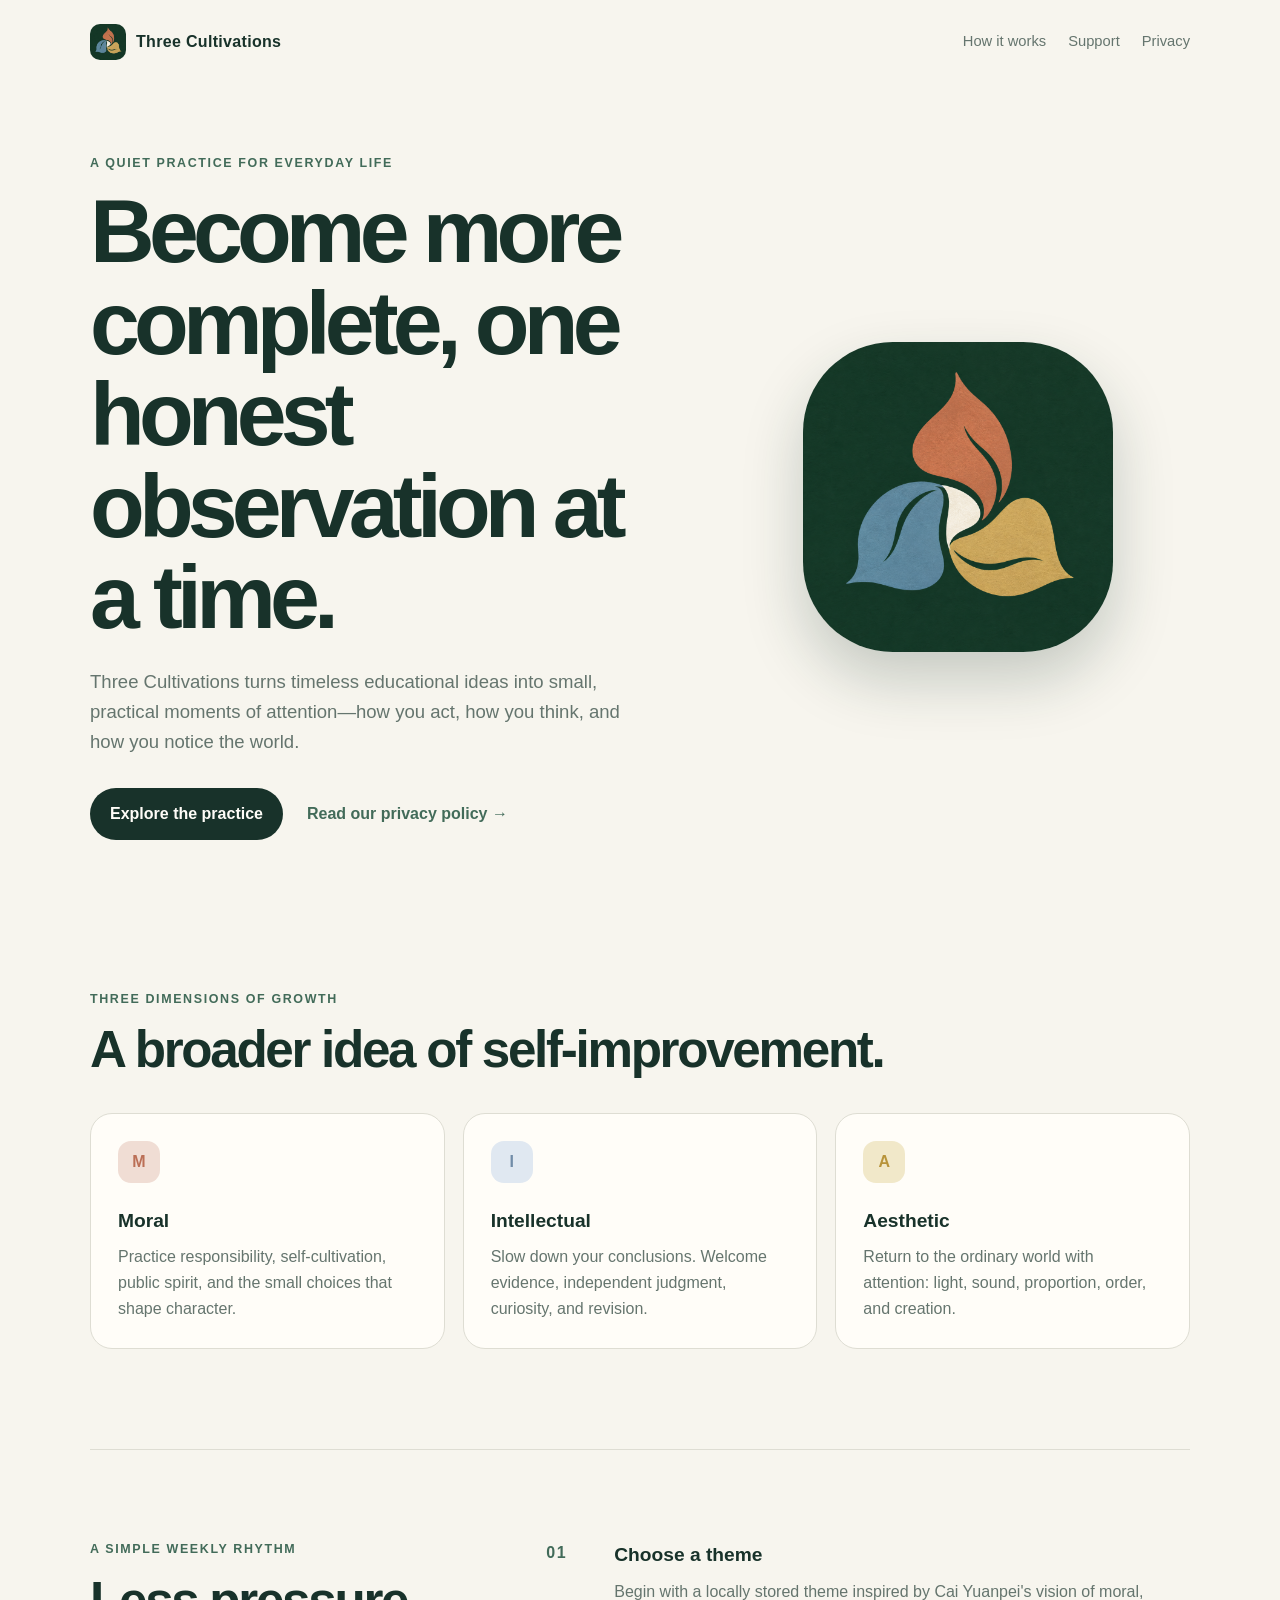
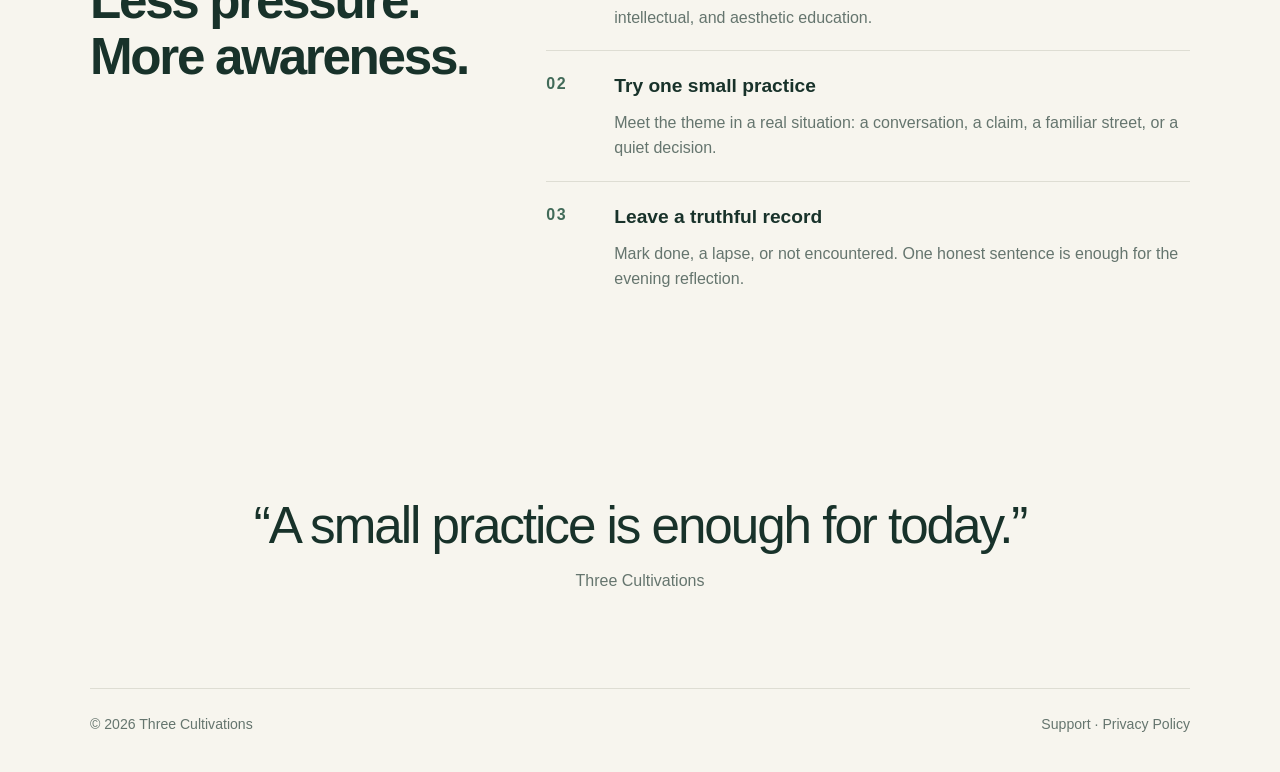
<file: index.html>
<!doctype html>
<html lang="en">
<head>
  <meta charset="utf-8">
  <meta name="viewport" content="width=device-width, initial-scale=1">
  <meta name="description" content="Three Cultivations is a quiet daily practice for moral character, intellectual clarity, and aesthetic attention.">
  <title>Three Cultivations — A daily practice for a complete life</title>
  <link rel="stylesheet" href="styles.css">
</head>
<body>
  <header class="site-header">
    <a class="brand" href="index.html"><img src="app-icon.png" alt="Three Cultivations icon"><span>Three Cultivations</span></a>
    <nav aria-label="Primary navigation"><a href="#how-it-works">How it works</a><a href="support.html">Support</a><a href="privacy.html">Privacy</a></nav>
  </header>

  <main>
    <section class="hero wrap">
      <div class="hero-copy">
        <p class="eyebrow">A quiet practice for everyday life</p>
        <h1>Become more complete, one honest observation at a time.</h1>
        <p class="lede">Three Cultivations turns timeless educational ideas into small, practical moments of attention—how you act, how you think, and how you notice the world.</p>
        <div class="hero-actions"><a class="button" href="#how-it-works">Explore the practice</a><a class="text-link" href="privacy.html">Read our privacy policy →</a></div>
      </div>
      <div class="hero-icon"><img src="app-icon.png" alt="Three Cultivations app icon"></div>
    </section>

    <section class="pillars wrap" aria-labelledby="pillars-title">
      <p class="eyebrow">Three dimensions of growth</p>
      <h2 id="pillars-title">A broader idea of self-improvement.</h2>
      <div class="pillar-grid">
        <article class="pillar moral"><span class="pillar-mark">M</span><h3>Moral</h3><p>Practice responsibility, self-cultivation, public spirit, and the small choices that shape character.</p></article>
        <article class="pillar intellectual"><span class="pillar-mark">I</span><h3>Intellectual</h3><p>Slow down your conclusions. Welcome evidence, independent judgment, curiosity, and revision.</p></article>
        <article class="pillar aesthetic"><span class="pillar-mark">A</span><h3>Aesthetic</h3><p>Return to the ordinary world with attention: light, sound, proportion, order, and creation.</p></article>
      </div>
    </section>

    <section id="how-it-works" class="how wrap">
      <div><p class="eyebrow">A simple weekly rhythm</p><h2>Less pressure. More awareness.</h2></div>
      <div class="steps">
        <div class="step"><span>01</span><div><h3>Choose a theme</h3><p>Begin with a locally stored theme inspired by Cai Yuanpei's vision of moral, intellectual, and aesthetic education.</p></div></div>
        <div class="step"><span>02</span><div><h3>Try one small practice</h3><p>Meet the theme in a real situation: a conversation, a claim, a familiar street, or a quiet decision.</p></div></div>
        <div class="step"><span>03</span><div><h3>Leave a truthful record</h3><p>Mark done, a lapse, or not encountered. One honest sentence is enough for the evening reflection.</p></div></div>
      </div>
    </section>

    <section class="quote wrap"><p>“A small practice is enough for today.”</p><span>Three Cultivations</span></section>
  </main>

  <footer class="site-footer wrap"><span>© 2026 Three Cultivations</span><span><a href="support.html">Support</a> · <a href="privacy.html">Privacy Policy</a></span></footer>
</body>
</html>
</file>
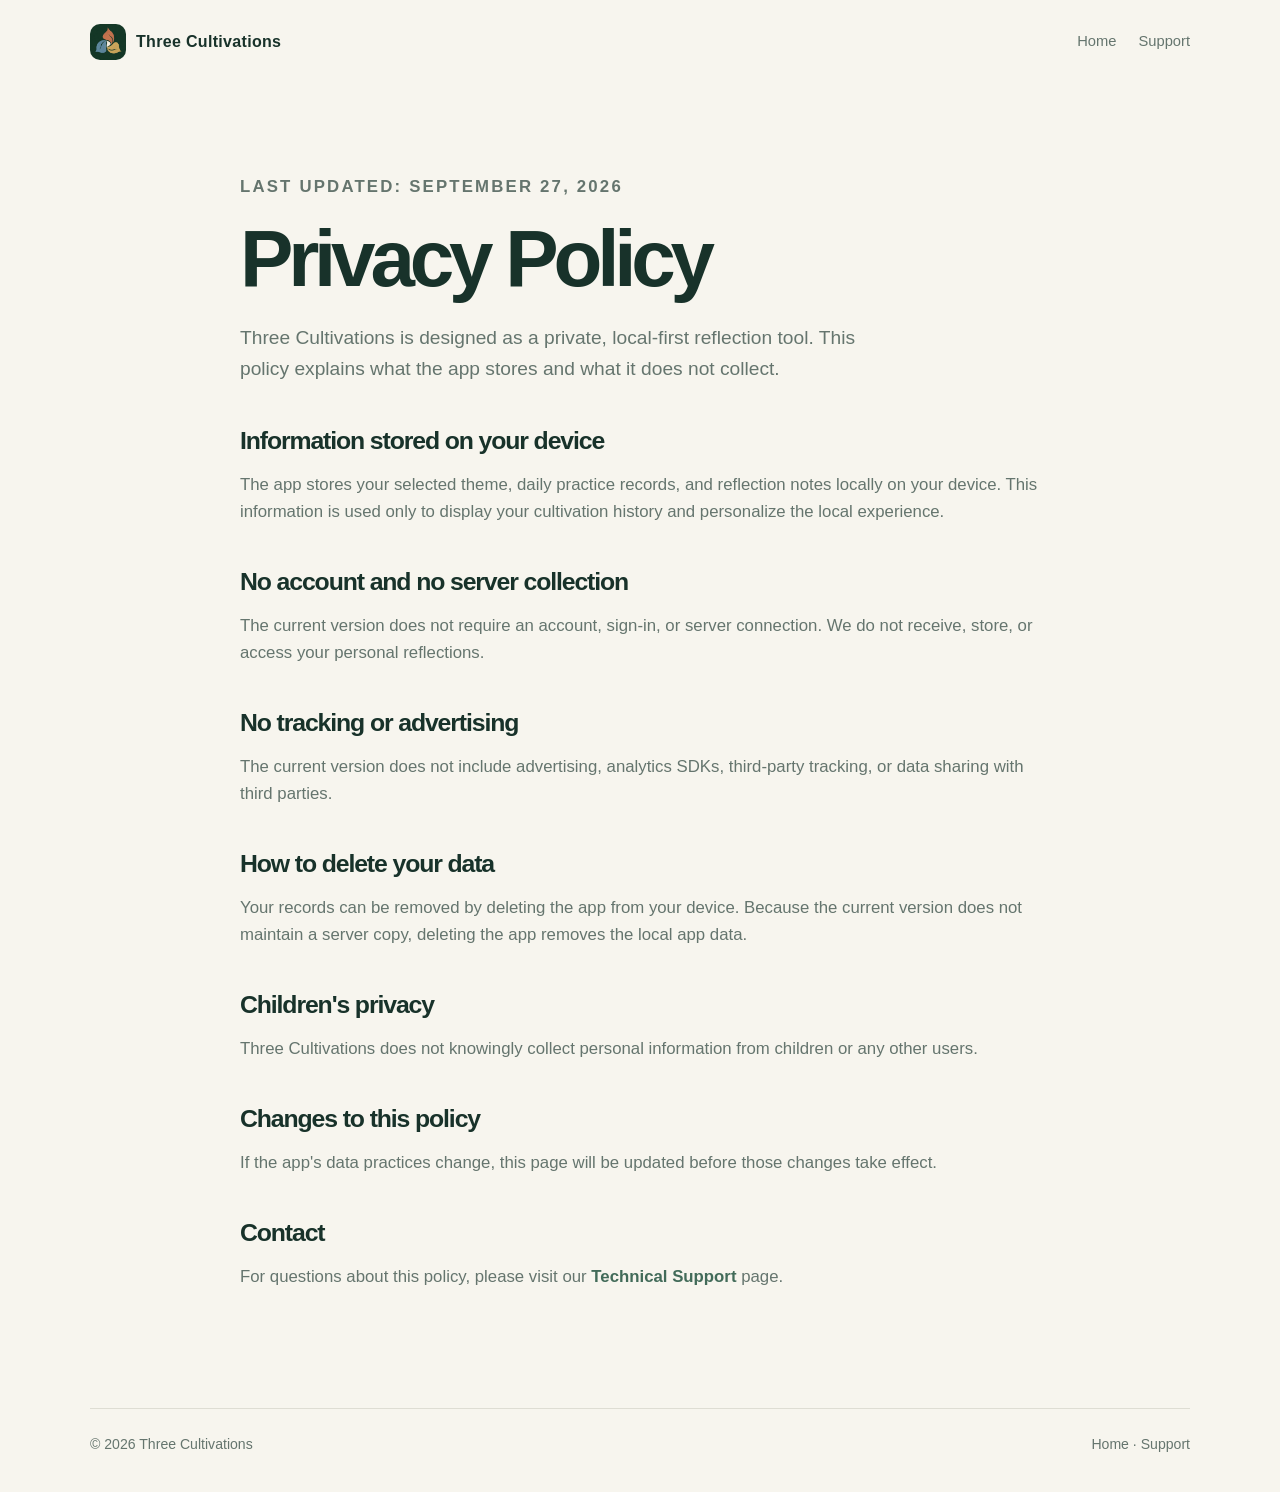
<file: privacy.html>
<!doctype html>
<html lang="en">
<head>
  <meta charset="utf-8">
  <meta name="viewport" content="width=device-width, initial-scale=1">
  <meta name="description" content="Privacy Policy for Three Cultivations.">
  <title>Privacy Policy — Three Cultivations</title>
  <link rel="stylesheet" href="styles.css">
</head>
<body>
  <header class="site-header">
    <a class="brand" href="index.html"><img src="app-icon.png" alt="Three Cultivations icon"><span>Three Cultivations</span></a>
    <nav aria-label="Primary navigation"><a href="index.html">Home</a><a href="support.html">Support</a></nav>
  </header>

  <main class="legal wrap">
    <p class="eyebrow">Last updated: September 27, 2026</p>
    <h1>Privacy Policy</h1>
    <p class="lede">Three Cultivations is designed as a private, local-first reflection tool. This policy explains what the app stores and what it does not collect.</p>

    <h2>Information stored on your device</h2>
    <p>The app stores your selected theme, daily practice records, and reflection notes locally on your device. This information is used only to display your cultivation history and personalize the local experience.</p>

    <h2>No account and no server collection</h2>
    <p>The current version does not require an account, sign-in, or server connection. We do not receive, store, or access your personal reflections.</p>

    <h2>No tracking or advertising</h2>
    <p>The current version does not include advertising, analytics SDKs, third-party tracking, or data sharing with third parties.</p>

    <h2>How to delete your data</h2>
    <p>Your records can be removed by deleting the app from your device. Because the current version does not maintain a server copy, deleting the app removes the local app data.</p>

    <h2>Children's privacy</h2>
    <p>Three Cultivations does not knowingly collect personal information from children or any other users.</p>

    <h2>Changes to this policy</h2>
    <p>If the app's data practices change, this page will be updated before those changes take effect.</p>

    <h2>Contact</h2>
    <p>For questions about this policy, please visit our <a class="text-link" href="support.html">Technical Support</a> page.</p>
  </main>

  <footer class="site-footer wrap"><span>© 2026 Three Cultivations</span><span><a href="index.html">Home</a> · <a href="support.html">Support</a></span></footer>
</body>
</html>
</file>
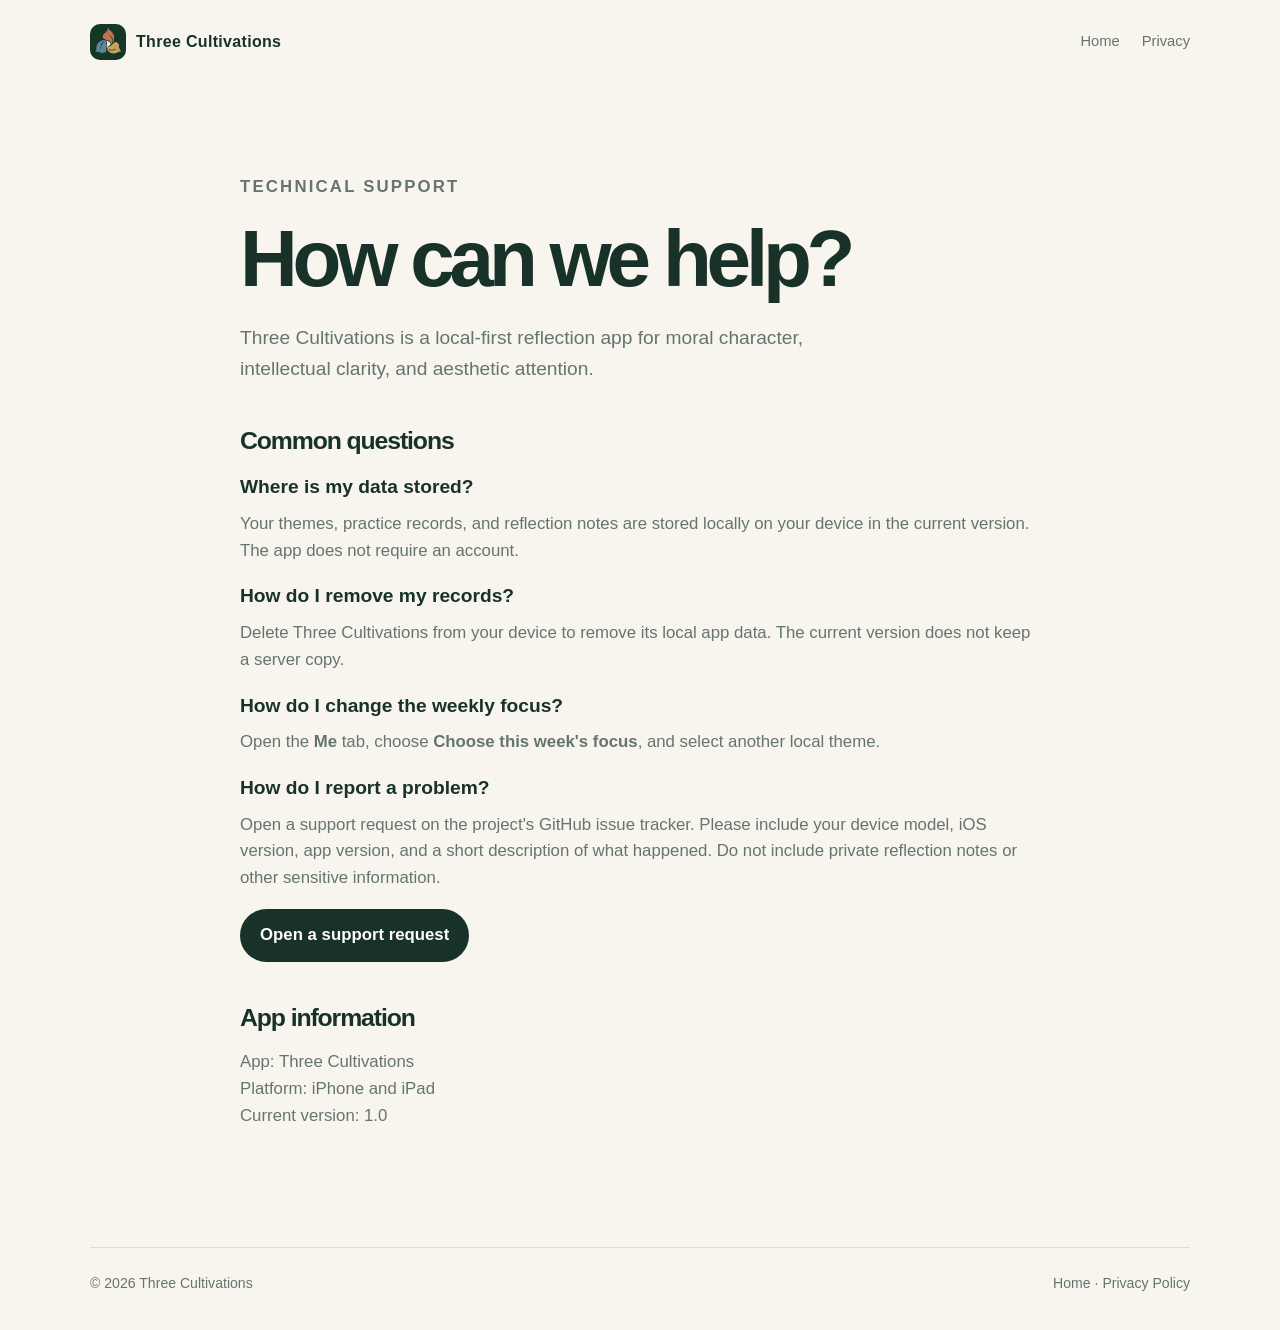
<file: support.html>
<!doctype html>
<html lang="en">
<head>
  <meta charset="utf-8">
  <meta name="viewport" content="width=device-width, initial-scale=1">
  <meta name="description" content="Technical Support for Three Cultivations.">
  <title>Support — Three Cultivations</title>
  <link rel="stylesheet" href="styles.css">
</head>
<body>
  <header class="site-header">
    <a class="brand" href="index.html"><img src="app-icon.png" alt="Three Cultivations icon"><span>Three Cultivations</span></a>
    <nav aria-label="Primary navigation"><a href="index.html">Home</a><a href="privacy.html">Privacy</a></nav>
  </header>

  <main class="legal wrap">
    <p class="eyebrow">Technical support</p>
    <h1>How can we help?</h1>
    <p class="lede">Three Cultivations is a local-first reflection app for moral character, intellectual clarity, and aesthetic attention.</p>

    <h2>Common questions</h2>
    <h3>Where is my data stored?</h3>
    <p>Your themes, practice records, and reflection notes are stored locally on your device in the current version. The app does not require an account.</p>

    <h3>How do I remove my records?</h3>
    <p>Delete Three Cultivations from your device to remove its local app data. The current version does not keep a server copy.</p>

    <h3>How do I change the weekly focus?</h3>
    <p>Open the <strong>Me</strong> tab, choose <strong>Choose this week's focus</strong>, and select another local theme.</p>

    <h3>How do I report a problem?</h3>
    <p>Open a support request on the project's GitHub issue tracker. Please include your device model, iOS version, app version, and a short description of what happened. Do not include private reflection notes or other sensitive information.</p>
    <p><a class="button" href="https://github.com/XIANTONG832/three-cultivations-site/issues/new">Open a support request</a></p>

    <h2>App information</h2>
    <p>App: Three Cultivations<br>Platform: iPhone and iPad<br>Current version: 1.0</p>
  </main>

  <footer class="site-footer wrap"><span>© 2026 Three Cultivations</span><span><a href="index.html">Home</a> · <a href="privacy.html">Privacy Policy</a></span></footer>
</body>
</html>
</file>
<file: styles.css>
:root { --ink:#18322a; --muted:#65756e; --paper:#f7f5ee; --surface:#fffdf8; --line:#deddd3; --green:#426b59; --clay:#bb6f56; --blue:#718ca8; --gold:#b8943b; }
* { box-sizing:border-box; }
body { margin:0; color:var(--ink); background:var(--paper); font-family:Inter,-apple-system,BlinkMacSystemFont,"Segoe UI",sans-serif; line-height:1.6; }
a { color:inherit; text-decoration:none; }
.wrap { width:min(1100px,calc(100% - 40px)); margin:0 auto; }
.site-header { display:flex; align-items:center; justify-content:space-between; width:min(1100px,calc(100% - 40px)); margin:0 auto; padding:24px 0; }
.brand { display:flex; align-items:center; gap:10px; font-weight:750; letter-spacing:.02em; }
.brand img { width:36px; height:36px; border-radius:10px; }
nav { display:flex; gap:22px; color:var(--muted); font-size:.92rem; }
nav a:hover,.text-link:hover,.site-footer a:hover { color:var(--green); }
.hero { display:grid; grid-template-columns:1.1fr .9fr; gap:70px; align-items:center; min-height:600px; padding:70px 0 90px; }
.eyebrow { color:var(--green); font-size:.78rem; font-weight:800; letter-spacing:.13em; text-transform:uppercase; }
h1,h2,h3,p { margin-top:0; }
h1 { max-width:680px; font-size:clamp(3rem,7vw,5.7rem); line-height:1.02; letter-spacing:-.065em; margin-bottom:24px; }
h2 { font-size:clamp(2rem,4vw,3.4rem); line-height:1.1; letter-spacing:-.045em; margin-bottom:18px; }
h3 { font-size:1.2rem; margin-bottom:8px; }
.lede { color:var(--muted); font-size:1.16rem; max-width:620px; }
.hero-actions { display:flex; align-items:center; gap:24px; flex-wrap:wrap; margin-top:32px; }
.button { display:inline-block; background:var(--ink); color:#fffdf8; padding:13px 20px; border-radius:999px; font-weight:750; }
.text-link { color:var(--green); font-weight:700; }
.hero-icon { display:grid; place-items:center; }
.hero-icon img { width:min(310px,72%); border-radius:29%; box-shadow:0 28px 60px rgba(24,50,42,.22); }
.pillars { padding:60px 0 100px; }
.pillar-grid { display:grid; grid-template-columns:repeat(3,1fr); gap:18px; margin-top:34px; }
.pillar { background:var(--surface); border:1px solid var(--line); border-radius:22px; padding:27px; min-height:230px; }
.pillar p { color:var(--muted); margin-bottom:0; }
.pillar-mark { width:42px; height:42px; display:grid; place-items:center; border-radius:13px; font-weight:850; margin-bottom:23px; }
.moral .pillar-mark { color:var(--clay); background:#f0ddd4; }.intellectual .pillar-mark { color:var(--blue); background:#e0e8f1; }.aesthetic .pillar-mark { color:var(--gold); background:#f1e8c9; }
.how { display:grid; grid-template-columns:.75fr 1.25fr; gap:70px; padding:90px 0; border-top:1px solid var(--line); }
.steps { display:grid; gap:20px; }.step { display:grid; grid-template-columns:50px 1fr; gap:18px; padding-bottom:20px; border-bottom:1px solid var(--line); }.step:last-child { border-bottom:0; }.step>span { color:var(--green); font-weight:800; letter-spacing:.1em; }.step p { color:var(--muted); margin-bottom:0; }
.quote { padding:95px 0; text-align:center; }.quote p { font-size:clamp(1.8rem,4vw,3.5rem); line-height:1.15; letter-spacing:-.04em; margin-bottom:12px; }.quote span { color:var(--muted); }
.legal { max-width:800px; padding:90px 0 100px; }.legal h1 { font-size:clamp(3rem,7vw,5rem); }.legal h2 { font-size:1.55rem; margin-top:42px; }.legal p { color:var(--muted); font-size:1.05rem; }.legal .lede { font-size:1.2rem; }
.site-footer { display:flex; justify-content:space-between; gap:20px; padding:24px 0 36px; color:var(--muted); font-size:.88rem; border-top:1px solid var(--line); }
@media (max-width:760px) { .hero,.how { grid-template-columns:1fr; gap:35px; padding-top:55px; }.hero { min-height:auto; }.hero-icon { order:-1; }.hero-icon img { width:190px; }.pillar-grid { grid-template-columns:1fr; }.site-header nav { gap:13px; }.site-footer { flex-direction:column; } }
</file>
